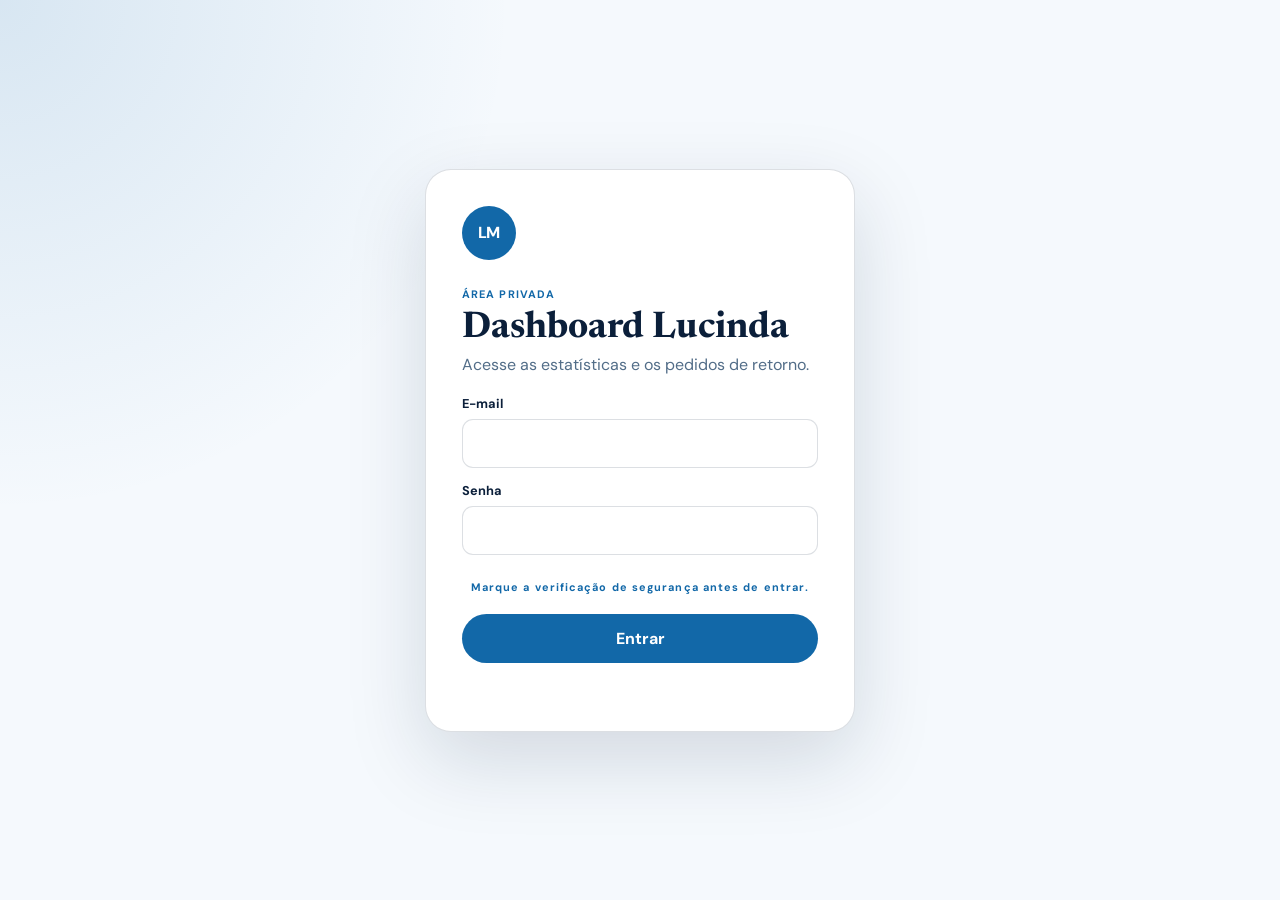
<file: dashboard.html>
<!doctype html><html lang="pt-BR"><head><meta charset="utf-8"><meta name="viewport" content="width=device-width,initial-scale=1"><meta name="robots" content="noindex,nofollow,noarchive"><title>Dashboard privado | Lucinda Menezes</title><link rel="icon" type="image/svg+xml" href="/favicon-lm.svg?v=3"><link rel="shortcut icon" href="/favicon-lm.svg?v=3"><meta name="theme-color" content="#0b4a7f"><link rel="preconnect" href="https://fonts.googleapis.com"><link rel="preconnect" href="https://fonts.gstatic.com" crossorigin><link href="https://fonts.googleapis.com/css2?family=DM+Sans:wght@400;500;600;700&family=Newsreader:opsz,wght@6..72,600&display=swap" rel="stylesheet"><link rel="stylesheet" href="dashboard.css"><script src="https://js.hcaptcha.com/1/api.js" async defer></script><style>
.captcha-wrap{display:grid;justify-items:center;width:100%;margin-top:18px}
.captcha-hint{margin-top:7px;color:#526d88;font-size:.68rem;text-align:center}
</style></head><body>
<section class="login" id="login"><form id="loginForm"><span class="brand">LM</span><small>ÁREA PRIVADA</small><h1>Dashboard Lucinda</h1><p>Acesse as estatísticas e os pedidos de retorno.</p><label>E-mail<input name="email" type="email" autocomplete="username" required></label><label>Senha<input name="password" type="password" autocomplete="current-password" required></label><div class="captcha-wrap">
<div class="h-captcha" data-sitekey="8a8c292e-bbea-46ea-9390-519cc2ccb4b6" data-theme="light"></div>
<small class="captcha-hint">Marque a verificação de segurança antes de entrar.</small>
</div><button id="loginButton" type="submit">Entrar</button><b id="loginStatus" aria-live="polite"></b></form></section>
<main id="dashboard" hidden><header><div><small>CONSULTORIA LUCINDA MENEZES</small><h1>Visão geral</h1><p id="updated">Carregando...</p></div><nav><a href="/" target="_blank">Abrir site</a><button id="refresh">Atualizar</button><button id="logout">Sair</button></nav></header>
<div class="period"><button class="active" data-days="7">7 dias</button><button data-days="30">30 dias</button><button data-days="0">Todo período</button></div>
<section class="kpis"><article><span>Visualizações</span><strong id="views">0</strong><small>páginas abertas</small></article><article><span>Cliques de contato</span><strong id="clicks">0</strong><small>WhatsApp, telefone e formulários</small></article><article><span>Taxa de contato</span><strong id="ctr">0%</strong><small>ações ÷ visualizações</small></article><article><span>Retornos solicitados</span><strong id="callbacks">0</strong><small>cadastros voluntários</small></article><article><span>Corretores interessados</span><strong id="brokers">0</strong><small>cadastros de parceria</small></article></section>
<section class="grid"><article class="panel"><h2>Canais de contato</h2><div class="bars" id="channels"></div></article><article class="panel"><h2>Principais cidades</h2><div class="bars" id="cities"></div></article><article class="panel"><h2>Dispositivos</h2><div class="bars" id="devices"></div></article><article class="panel"><h2>Origem dos acessos</h2><div class="bars" id="sources"></div></article><article class="panel full"><div class="panel-head"><h2>Pedidos de retorno</h2><span id="leadCount">0 contatos</span></div><div class="table"><table><thead><tr><th>Nome</th><th>WhatsApp</th><th>Idade</th><th>Plano</th><th>Local</th><th>Data e horário</th></tr></thead><tbody id="leadRows"></tbody></table><p id="empty" hidden>Nenhum pedido neste período.</p></div></article><article class="panel full"><div class="panel-head"><h2>Corretores interessados</h2><span id="brokerCount">0 cadastros</span></div><div class="table broker-table"><table><thead><tr><th>Nome</th><th>WhatsApp</th><th>E-mail</th><th>Cidade/UF</th><th>Experiência</th><th>Situação</th><th>Áreas</th><th>SUSEP</th><th>Objetivo</th><th>Data e horário</th></tr></thead><tbody id="brokerRows"></tbody></table><p id="brokerEmpty" hidden>Nenhum corretor cadastrado neste período.</p></div></article></section><p class="error" id="error"></p></main>
<script>
const URL='https://dpqoufwigzlkkyxlumdi.supabase.co',KEY='sb_publishable_Ea37YwQnI2qepNBlqMVGpw_equvh5Bj';let days=7,events=[],leads=[],brokerLeads=[];const $=id=>document.getElementById(id),labels={whatsapp_click:'WhatsApp',phone_click:'Ligação',instagram_click:'Instagram',hero_quote_submit:'Cotação rápida',table_quote_submit:'Tabela de preços',contact_form_submit:'Formulário completo',callback_request:'Pedido de retorno'},deviceLabels={mobile:'Celular',desktop:'Computador',tablet:'Tablet'};const contactEvents=new Set(['whatsapp_click','phone_click','instagram_click','hero_quote_submit','table_quote_submit','contact_form_submit','callback_request']);
const token=()=>sessionStorage.getItem('lucinda_dashboard_token');const headers=t=>({apikey:KEY,Authorization:`Bearer ${t}`});
async function signIn(email,password,captchaToken){const r=await fetch(`${URL}/auth/v1/token?grant_type=password`,{method:'POST',headers:{apikey:KEY,'Content-Type':'application/json'},body:JSON.stringify({email,password,gotrue_meta_security:{captcha_token:captchaToken}})});if(!r.ok){let detail='';try{const body=await r.json();detail=body?.msg||body?.message||body?.error_description||body?.error||''}catch{}console.error('Supabase Auth error:',r.status,detail);throw Error(detail||'E-mail, senha ou verificação de segurança incorretos.')}return r.json()}
async function table(name,select,t){const r=await fetch(`${URL}/rest/v1/${name}?select=${encodeURIComponent(select)}&order=created_at.desc&limit=10000`,{headers:headers(t)});if(!r.ok)throw Error('Acesso sem permissão ou expirado.');return r.json()}
const filtered=rows=>!days?rows:rows.filter(row=>new Date(row.created_at)>=Date.now()-days*86400000);function countBy(rows,key){const out={};rows.forEach(r=>{const k=key(r)||'Não informado';out[k]=(out[k]||0)+1});return Object.entries(out).sort((a,b)=>b[1]-a[1])}
function bars(id,entries,map={}){const root=$(id);root.replaceChildren();if(!entries.length){root.textContent='Ainda não há dados.';return}const max=entries[0][1];entries.slice(0,7).forEach(([key,value])=>{const item=document.createElement('div'),top=document.createElement('p'),track=document.createElement('i'),fill=document.createElement('b');const name=document.createElement('span'),number=document.createElement('strong');name.textContent=map[key]||key;number.textContent=value;top.append(name,number);fill.style.width=`${Math.max(5,value/max*100)}%`;track.append(fill);item.append(top,track);root.append(item)})}
function render(){const e=filtered(events),l=filtered(leads),b=filtered(brokerLeads),v=e.filter(x=>x.event_name==='page_view').length,c=e.filter(x=>contactEvents.has(x.event_name)).length;$('views').textContent=v;$('clicks').textContent=c;$('ctr').textContent=v?`${(c/v*100).toFixed(1)}%`:'0%';$('callbacks').textContent=l.length;$('brokers').textContent=b.length;bars('channels',countBy(e.filter(x=>x.event_name!=='page_view'),x=>x.event_name),labels);bars('cities',countBy(e.filter(x=>x.event_name==='page_view'),x=>x.city));bars('devices',countBy(e.filter(x=>x.event_name==='page_view'),x=>x.device_type),deviceLabels);bars('sources',countBy(e.filter(x=>x.event_name==='page_view'),x=>x.referrer_domain||'Acesso direto'));const body=$('leadRows');body.replaceChildren();$('leadCount').textContent=`${l.length} contato${l.length===1?'':'s'}`;$('empty').hidden=!!l.length;l.slice(0,100).forEach(x=>{const tr=document.createElement('tr');[x.visitor_name,x.visitor_phone,x.holder_age,x.plan_type,x.location,new Date(x.created_at).toLocaleString('pt-BR')].forEach(value=>{const td=document.createElement('td');td.textContent=value;tr.append(td)});body.append(tr)});const brokerBody=$('brokerRows');brokerBody.replaceChildren();$('brokerCount').textContent=`${b.length} cadastro${b.length===1?'':'s'}`;$('brokerEmpty').hidden=!!b.length;b.slice(0,100).forEach(x=>{const tr=document.createElement('tr');[x.full_name,x.phone,x.email,`${x.city}/${x.state}`,x.experience_level,x.professional_status,(x.interest_areas||[]).join(', '),x.susep_status,x.message||'—',new Date(x.created_at).toLocaleString('pt-BR')].forEach(value=>{const td=document.createElement('td');td.textContent=value;tr.append(td)});brokerBody.append(tr)});$('updated').textContent=`Atualizado em ${new Date().toLocaleString('pt-BR')}`}
async function load(){const t=token();if(!t)return showLogin();try{[events,leads,brokerLeads]=await Promise.all([table('lucinda_analytics_events','event_name,referrer_domain,device_type,city,country,created_at',t),table('lucinda_leads_contacts','visitor_name,visitor_phone,holder_age,lives,plan_type,location,status,created_at',t),table('lucinda_broker_leads','full_name,email,phone,city,state,experience_level,professional_status,interest_areas,susep_status,message,status,created_at',t)]);$('login').hidden=true;$('dashboard').hidden=false;render()}catch(e){sessionStorage.removeItem('lucinda_dashboard_token');showLogin(e.message)}}function showLogin(message=''){$('dashboard').hidden=true;$('login').hidden=false;$('loginStatus').textContent=message}
$('loginForm').addEventListener('submit',async e=>{
    e.preventDefault();
    const btn=$('loginButton');
    $('loginStatus').textContent='';

    const d=new FormData($('loginForm'));
    const captchaToken=d.get('h-captcha-response');

    if(!captchaToken){
        $('loginStatus').textContent='Conclua a verificação de segurança antes de entrar.';
        btn.disabled=false;
        return;
    }

    btn.disabled=true;
    $('loginStatus').textContent='Entrando...';

    try{
        const s=await signIn(d.get('email'),d.get('password'),captchaToken);
        sessionStorage.setItem('lucinda_dashboard_token',s.access_token);
        await load();
    }catch(err){
        $('loginStatus').textContent=err.message;
        btn.disabled=false;
        window.hcaptcha?.reset();
    }
});document.querySelectorAll('[data-days]').forEach(b=>b.onclick=()=>{days=Number(b.dataset.days);document.querySelectorAll('[data-days]').forEach(x=>x.classList.toggle('active',x===b));render()});$('refresh').onclick=load;$('logout').onclick=()=>{sessionStorage.removeItem('lucinda_dashboard_token');$('loginForm').reset();showLogin();$('loginButton').disabled=false;window.hcaptcha?.reset()};load();
</script><script src="/dashboard-tools.js"></script></body></html>
</file>
<file: dashboard.css>
:root{--ink:#0b1f3a;--muted:#526d88;--blue:#1268a8;--dark:#0b4a7f;--soft:#e8f3fc;--bg:#f5f9fd;--line:rgba(11,31,58,.14)}*{box-sizing:border-box}body{min-height:100vh;margin:0;background:radial-gradient(circle at top left,rgba(18,104,168,.13),transparent 32rem),var(--bg);color:var(--ink);font-family:'DM Sans',sans-serif}button,input{font:inherit}[hidden]{display:none!important}.login{min-height:100vh;display:grid;place-items:center;padding:22px}.login form{width:min(100%,430px);padding:36px;border:1px solid var(--line);border-radius:26px;background:#fff;box-shadow:0 28px 80px rgba(11,31,58,.15)}.brand{display:grid;place-items:center;width:54px;height:54px;margin-bottom:22px;border-radius:50%;color:#fff;background:var(--blue);font-size:1.8rem}.login small,header small{color:var(--blue);font-size:.68rem;font-weight:700;letter-spacing:.1em}.login h1,header h1,.panel h2{font-family:Newsreader,serif}.login h1{margin:7px 0;font-size:2.3rem}.login p{margin:0 0 20px;color:var(--muted)}.login label{display:grid;gap:7px;margin-top:14px;font-size:.8rem;font-weight:700}.login input{height:49px;padding:0 13px;border:1px solid var(--line);border-radius:11px}.login button{width:100%;height:49px;margin-top:20px;border:0;border-radius:99px;color:#fff;background:var(--blue);font-weight:700}.login b{display:block;min-height:20px;margin-top:12px;color:#a13d32;font-size:.78rem}main{width:min(1420px,calc(100% - 40px));margin:auto;padding:42px 0 70px}header{display:flex;justify-content:space-between;align-items:end;gap:20px;margin-bottom:24px}header h1{margin:7px 0;font-size:clamp(2.2rem,5vw,3.8rem)}header p{margin:0;color:var(--muted)}nav{display:flex;gap:8px;flex-wrap:wrap}nav a,nav button,.period button{min-height:42px;padding:0 15px;border:1px solid var(--line);border-radius:11px;color:var(--dark);background:#fff;font-weight:700;text-decoration:none;cursor:pointer}nav a{display:flex;align-items:center}nav button:first-of-type,.period button.active{color:#fff;border-color:var(--blue);background:var(--blue)}.period{display:flex;gap:8px;margin-bottom:16px}.kpis{display:grid;grid-template-columns:repeat(4,1fr);gap:14px;margin-bottom:14px}.kpis article,.panel{padding:22px;border:1px solid var(--line);border-radius:20px;background:rgba(255,255,255,.94);box-shadow:0 14px 35px rgba(11,31,58,.07)}.kpis span,.kpis small{display:block;color:var(--muted)}.kpis span{font-size:.78rem;font-weight:700}.kpis strong{display:block;margin:9px 0 4px;color:var(--dark);font-size:2rem}.kpis small{font-size:.7rem}.grid{display:grid;grid-template-columns:1fr 1fr;gap:14px}.panel h2{margin:0 0 20px;color:var(--dark);font-size:1.5rem}.panel.full{grid-column:1/-1}.panel-head{display:flex;justify-content:space-between;align-items:center}.panel-head span{padding:6px 10px;border-radius:99px;color:var(--dark);background:var(--soft);font-size:.72rem;font-weight:700}.bars{display:grid;gap:14px;color:var(--muted);font-size:.82rem}.bars p{display:flex;justify-content:space-between;margin:0 0 6px}.bars strong{color:var(--ink)}.bars i{display:block;height:8px;border-radius:99px;background:#e7edf3;overflow:hidden}.bars b{display:block;height:100%;border-radius:inherit;background:linear-gradient(90deg,var(--blue),#64a8d5)}.table{overflow-x:auto}table{width:100%;min-width:850px;border-collapse:collapse}th,td{padding:12px 10px;border-bottom:1px solid var(--line);text-align:left;font-size:.78rem}th{color:var(--muted);font-size:.67rem;text-transform:uppercase}.table>p{text-align:center;color:var(--muted)}.error{color:#a13d32;font-weight:700}@media(max-width:900px){header{align-items:start;flex-direction:column}.kpis{grid-template-columns:1fr 1fr}.grid{grid-template-columns:1fr}.panel.full{grid-column:auto}}@media(max-width:550px){main{width:calc(100% - 24px);padding-top:22px}.login form{padding:26px 20px}.kpis{grid-template-columns:1fr}.panel{padding:17px}.period{overflow-x:auto}nav{width:100%}nav>*{flex:1;justify-content:center}}
.login button:disabled{cursor:wait;opacity:.58}.login .brand{font-size:1rem;font-weight:800;letter-spacing:-.04em}

/* Visão ampliada para os cadastros profissionais */
main{width:min(1520px,calc(100% - 40px))}
.kpis{grid-template-columns:repeat(5,1fr)}
.broker-table table{min-width:1450px}
.broker-table td:nth-child(9){min-width:230px;white-space:normal}
@media(max-width:1100px){.kpis{grid-template-columns:repeat(3,1fr)}}
@media(max-width:900px){.kpis{grid-template-columns:1fr 1fr}}
@media(max-width:550px){.kpis{grid-template-columns:1fr}}
</file>
